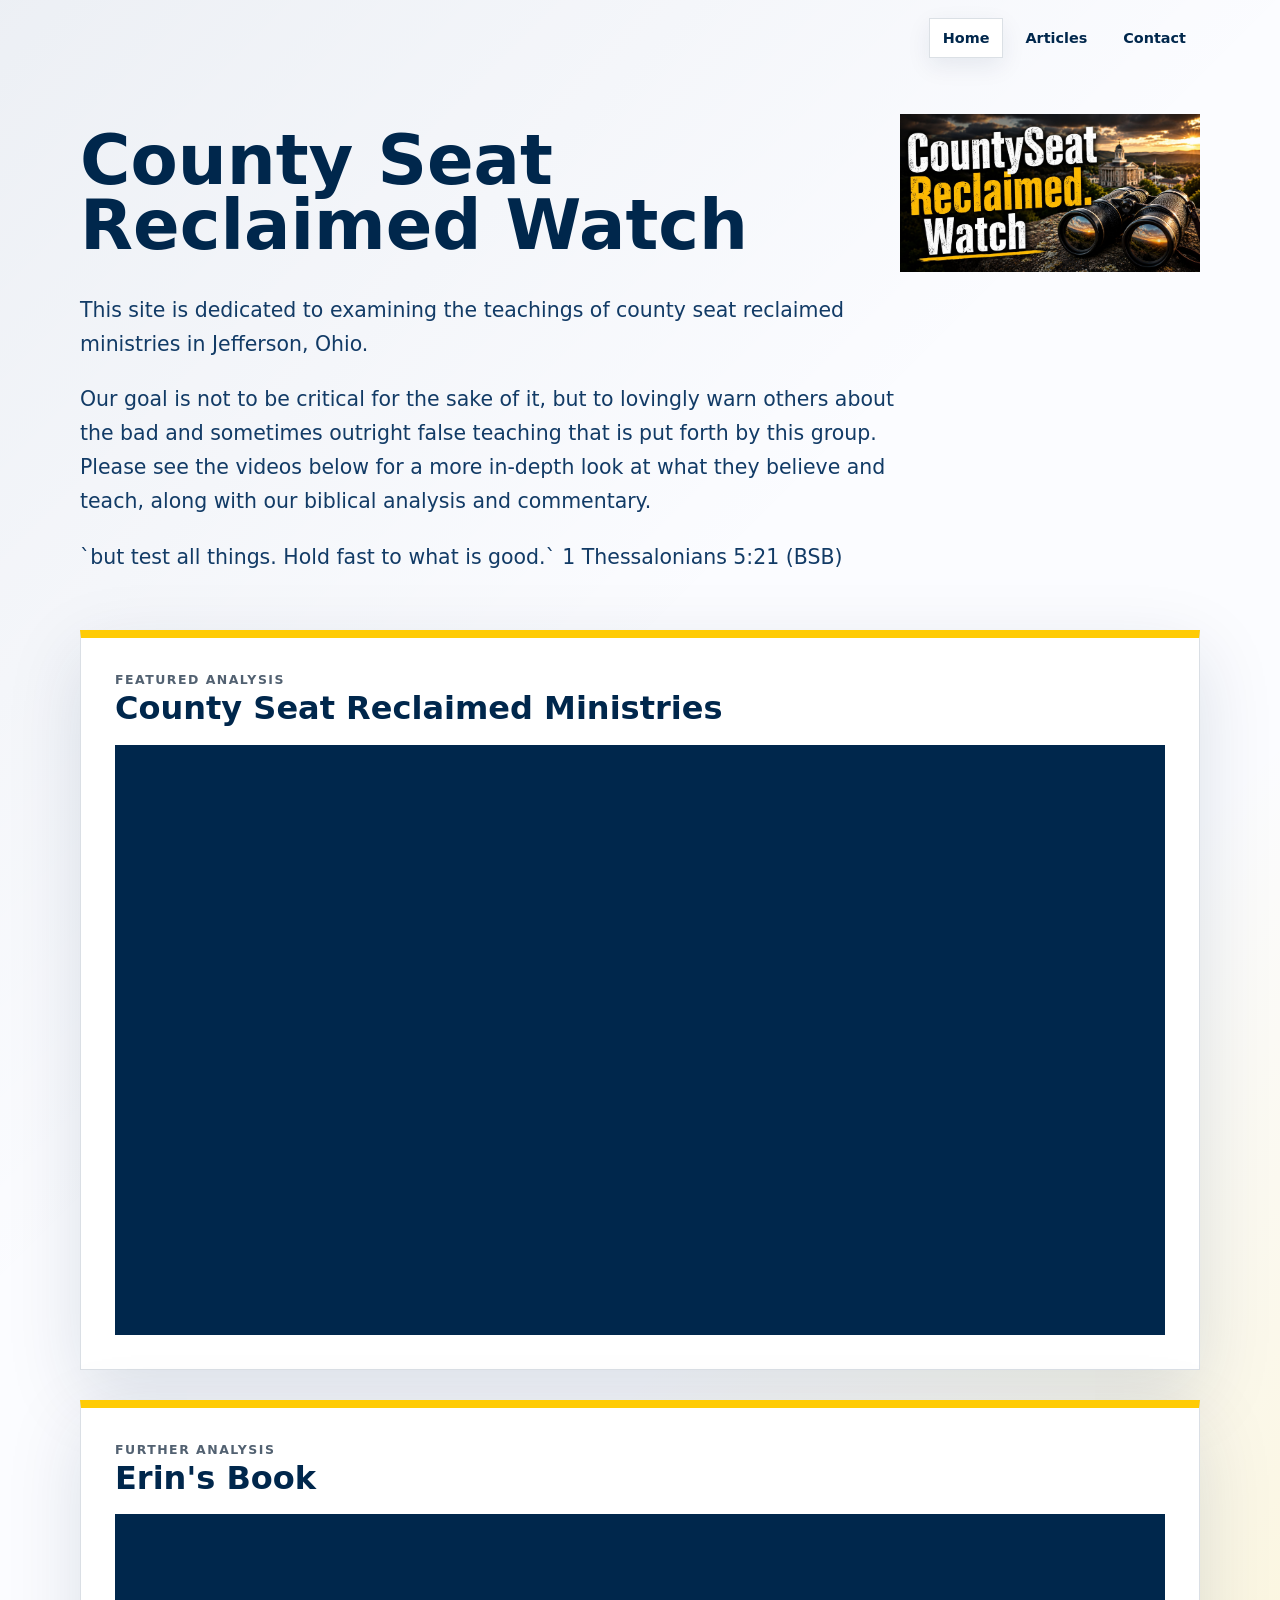
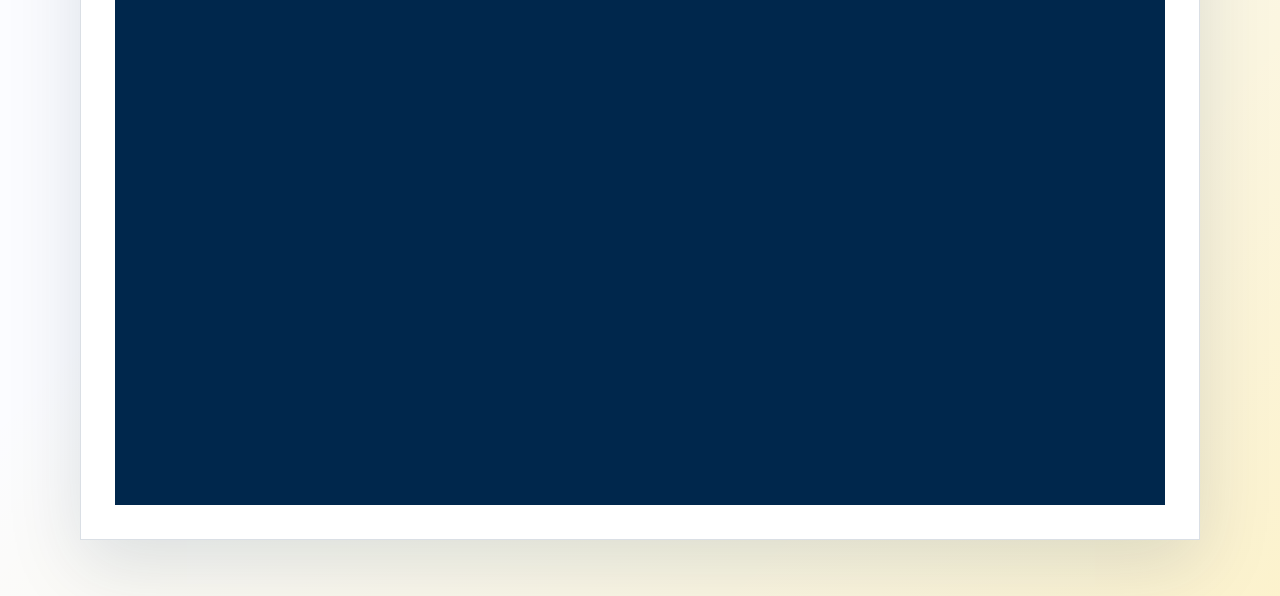
<file: index.html>
<!doctype html>
<html lang="en">

<head>
  <meta charset="utf-8">
  <meta name="viewport" content="width=device-width, initial-scale=1">
  <meta name="description"
    content="County Seat Reclaimed Watch examines the teachings of County Seat Reclaimed Ministries in Jefferson, Ohio.">
  <meta property="og:site_name" content="County Seat Reclaimed Watch">
  <meta property="og:title" content="County Seat Reclaimed Watch">
  <meta property="og:description"
    content="County Seat Reclaimed Watch examines the teachings of County Seat Reclaimed Ministries in Jefferson, Ohio.">
  <meta property="og:type" content="website">
  <meta property="og:url" content="https://countyseatreclaimed.watch/">
  <meta property="og:image" content="https://countyseatreclaimed.watch/Logo.jpg">
  <meta property="og:image:alt" content="County Seat Reclaimed Watch logo">
  <meta property="og:image:width" content="1729">
  <meta property="og:image:height" content="910">
  <link rel="canonical" href="https://countyseatreclaimed.watch/">
  <meta name="twitter:card" content="summary_large_image">
  <meta name="twitter:title" content="County Seat Reclaimed Watch">
  <meta name="twitter:description"
    content="County Seat Reclaimed Watch examines the teachings of County Seat Reclaimed Ministries in Jefferson, Ohio.">
  <meta name="twitter:image" content="https://countyseatreclaimed.watch/Logo.jpg">
  <title>County Seat Reclaimed Watch</title>
  <link rel="apple-touch-icon" sizes="180x180" href="/apple-touch-icon.png">
  <link rel="icon" type="image/png" sizes="32x32" href="/favicon-32x32.png">
  <link rel="icon" type="image/png" sizes="16x16" href="/favicon-16x16.png">
  <link rel="manifest" href="/site.webmanifest">
  <link rel="stylesheet" href="styles.css">
  <script>
    if (window.location.pathname.endsWith("/index.html")) {
      window.history.replaceState(null, "", window.location.pathname.replace(/index\.html$/, ""));
    }
  </script>
  <!-- Cloudflare deployment verification 2026-11-11: no visible site change. -->
</head>

<body>
  <header class="site-header">
    <nav class="site-nav" aria-label="Primary navigation">
      <a href="/" aria-current="page">Home</a>
      <a href="/articles">Articles</a>
      <a href="/contact">Contact</a>
    </nav>
  </header>
  <main class="page">
    <section class="hero" aria-labelledby="site-title">
      <div class="title-row">
        <h1 id="site-title">County Seat Reclaimed Watch</h1>
        <img class="site-logo" src="Logo.jpg" alt="County Seat Reclaimed Watch logo">
      </div>
      <div class="divider">
        <p class="tagline">
          This site is dedicated to examining the teachings of county seat
          reclaimed ministries in Jefferson, Ohio.
        </p>
      </div>

        <div class="divider">
        <p class="tagline">Our goal is not to be critical for the sake of it, 
          but to lovingly warn others about the bad and sometimes outright false 
          teaching that is put forth by
          this group. Please see the videos below for a more in-depth look at
          what they believe and teach, along with our biblical analysis and
          commentary.
        </p>
      </div>
      <div class="divider">
        <p class="tagline">`but test all things. Hold fast to what is good.` 1 Thessalonians 5:21 (BSB)
        </p>
      </div>
    </section>

    <section class="video-section" aria-labelledby="video-title">
      <div class="section-heading">
        <p>Featured Analysis</p>
        <h2 id="video-title">County Seat Reclaimed Ministries</h2>
      </div>
      <div class="video-frame">
        <iframe src="https://www.youtube.com/embed/videoseries?list=PLrX3747NqiL2zkCWtjh9EYu5Aycf4-Gbd"
          title="County Seat Reclaimed Watch playlist"
          allow="accelerometer; autoplay; clipboard-write; encrypted-media; gyroscope; picture-in-picture; web-share"
          referrerpolicy="strict-origin-when-cross-origin" allowfullscreen></iframe>
      </div>
    </section>

    <section class="video-section" aria-labelledby="erins-book-title">
      <div class="section-heading">
        <p>Further Analysis</p>
        <h2 id="erins-book-title">Erin's Book</h2>
      </div>
      <div class="video-frame">
        <iframe src="https://www.youtube.com/embed/videoseries?list=PLP8U4q2aOxiw"
          title="Erin's Book playlist" loading="lazy"
          allow="accelerometer; autoplay; clipboard-write; encrypted-media; gyroscope; picture-in-picture; web-share"
          referrerpolicy="strict-origin-when-cross-origin" allowfullscreen></iframe>
      </div>
    </section>
  </main>
</body>

</html>
</file>
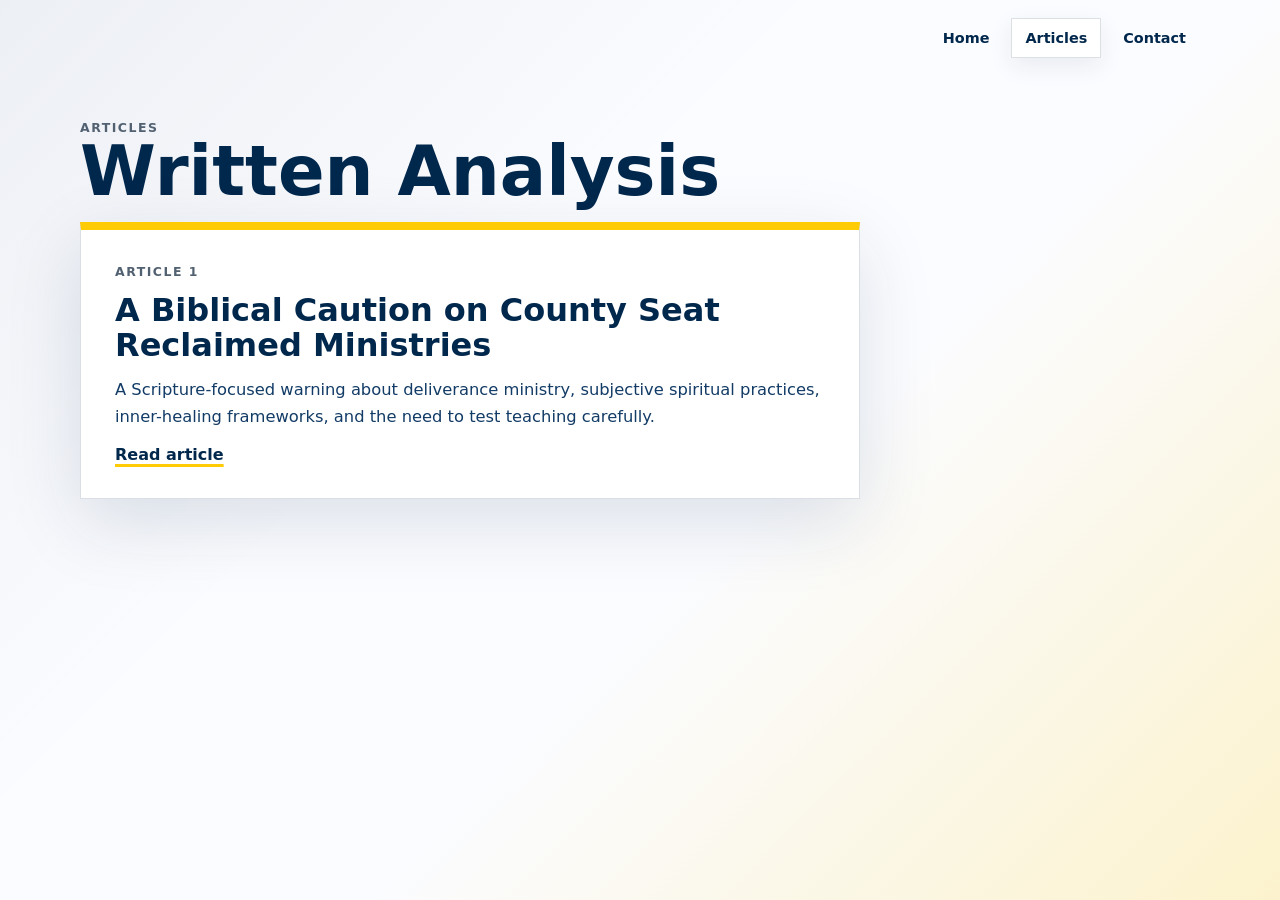
<file: articles.html>
<!doctype html>
<html lang="en">

<head>
  <meta charset="utf-8">
  <meta name="viewport" content="width=device-width, initial-scale=1">
  <meta name="description" content="Articles from County Seat Reclaimed Watch.">
  <meta property="og:site_name" content="County Seat Reclaimed Watch">
  <meta property="og:title" content="Articles | County Seat Reclaimed Watch">
  <meta property="og:description" content="Articles from County Seat Reclaimed Watch.">
  <meta property="og:type" content="website">
  <meta property="og:url" content="https://countyseatreclaimed.watch/articles">
  <meta property="og:image" content="https://countyseatreclaimed.watch/Logo.jpg">
  <meta property="og:image:alt" content="County Seat Reclaimed Watch logo">
  <meta property="og:image:width" content="1729">
  <meta property="og:image:height" content="910">
  <meta name="twitter:card" content="summary_large_image">
  <meta name="twitter:title" content="Articles | County Seat Reclaimed Watch">
  <meta name="twitter:description" content="Articles from County Seat Reclaimed Watch.">
  <meta name="twitter:image" content="https://countyseatreclaimed.watch/Logo.jpg">
  <title>Articles | County Seat Reclaimed Watch</title>
  <link rel="canonical" href="https://countyseatreclaimed.watch/articles" />
  <link rel="apple-touch-icon" sizes="180x180" href="/apple-touch-icon.png">
  <link rel="icon" type="image/png" sizes="32x32" href="/favicon-32x32.png">
  <link rel="icon" type="image/png" sizes="16x16" href="/favicon-16x16.png">
  <link rel="manifest" href="/site.webmanifest">
  <link rel="stylesheet" href="styles.css">
</head>

<body>
  <header class="site-header">
    <nav class="site-nav" aria-label="Primary navigation">
      <a href="/">Home</a>
      <a href="/articles" aria-current="page">Articles</a>
      <a href="/contact">Contact</a>
    </nav>
  </header>
  <main class="page">
    <section class="article-list-hero" aria-labelledby="articles-title">
      <div class="section-heading">
        <p>Articles</p>
        <h1 id="articles-title">Written Analysis</h1>
      </div>
    </section>

    <section class="article-list" aria-label="Article list">
      <article class="article-card">
        <p class="article-number">Article 1</p>
        <h2>A Biblical Caution on County Seat Reclaimed Ministries</h2>
        <p>
          A Scripture-focused warning about deliverance ministry, subjective spiritual practices,
          inner-healing frameworks, and the need to test teaching carefully. 
        </p>
        <a href="/biblical-caution-county-seat-reclaimed">Read article</a>
      </article>
    </section>
  </main>
</body>

</html>
</file>
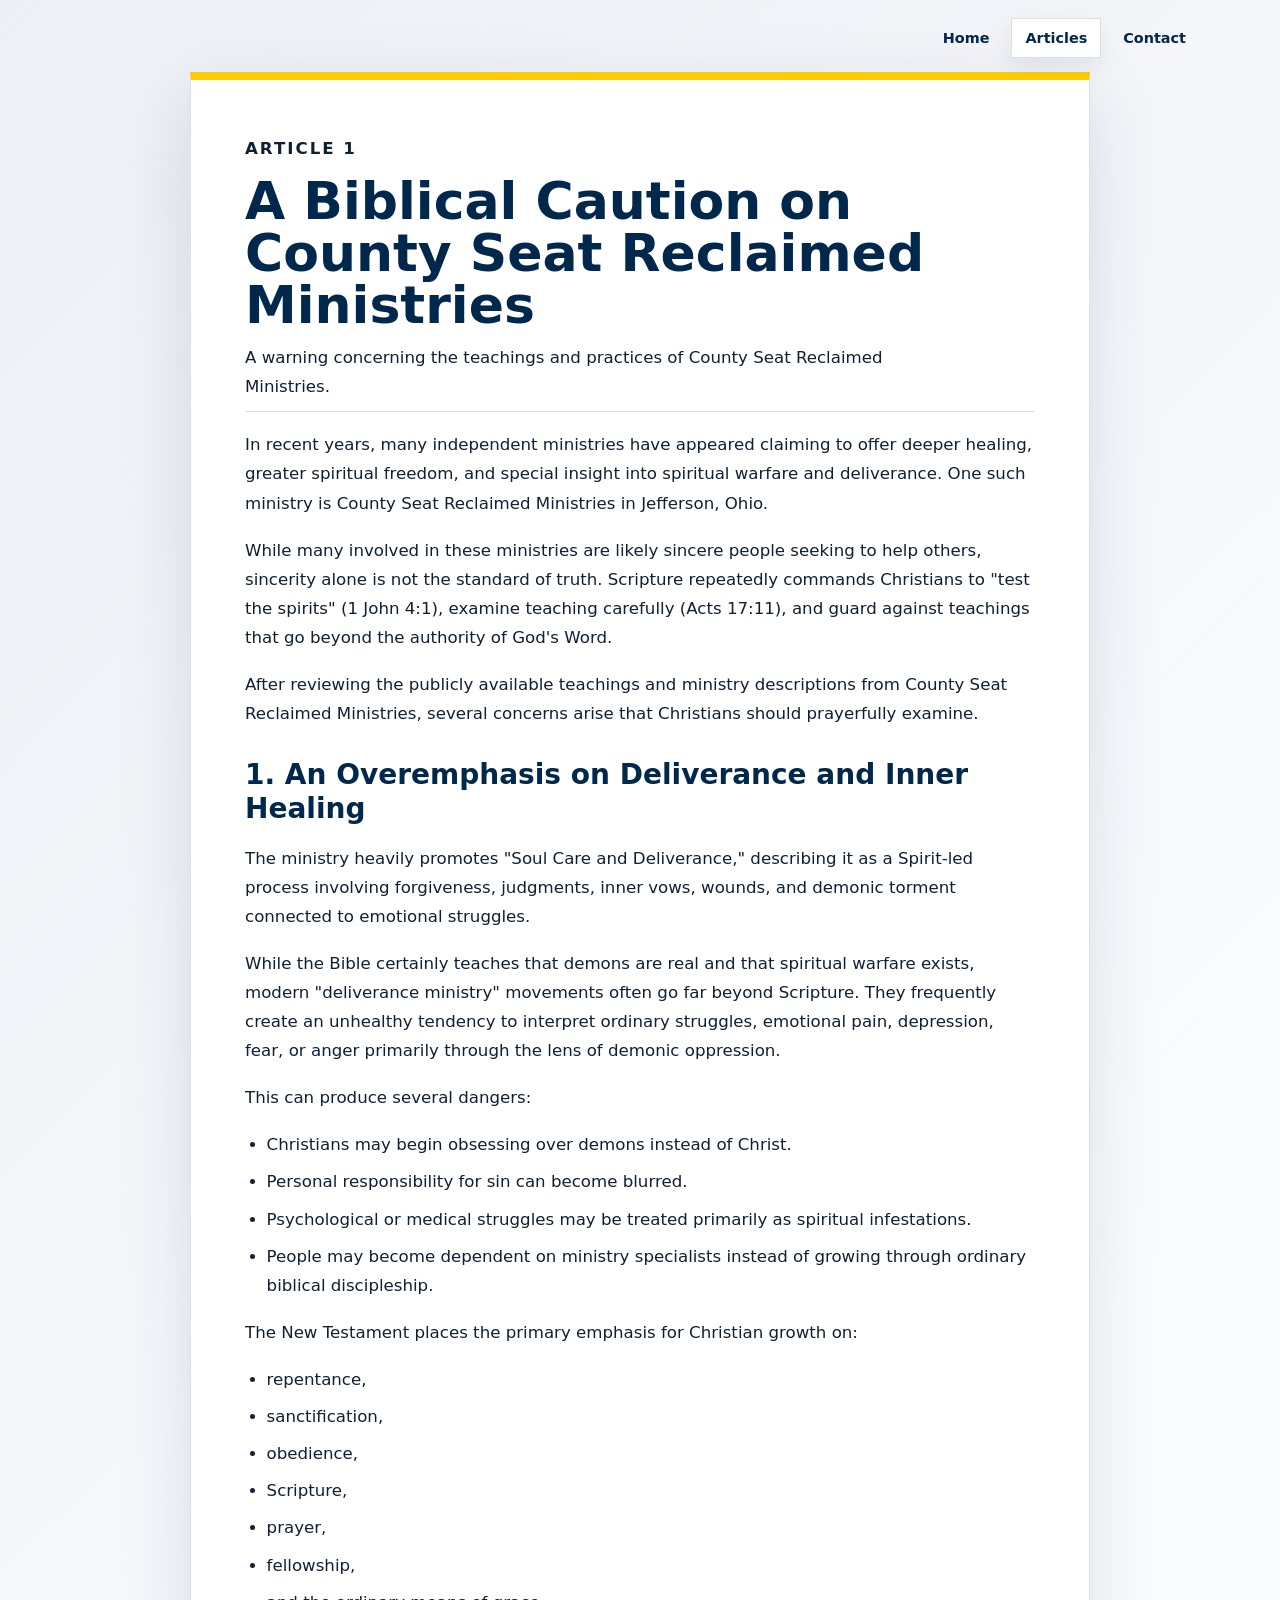
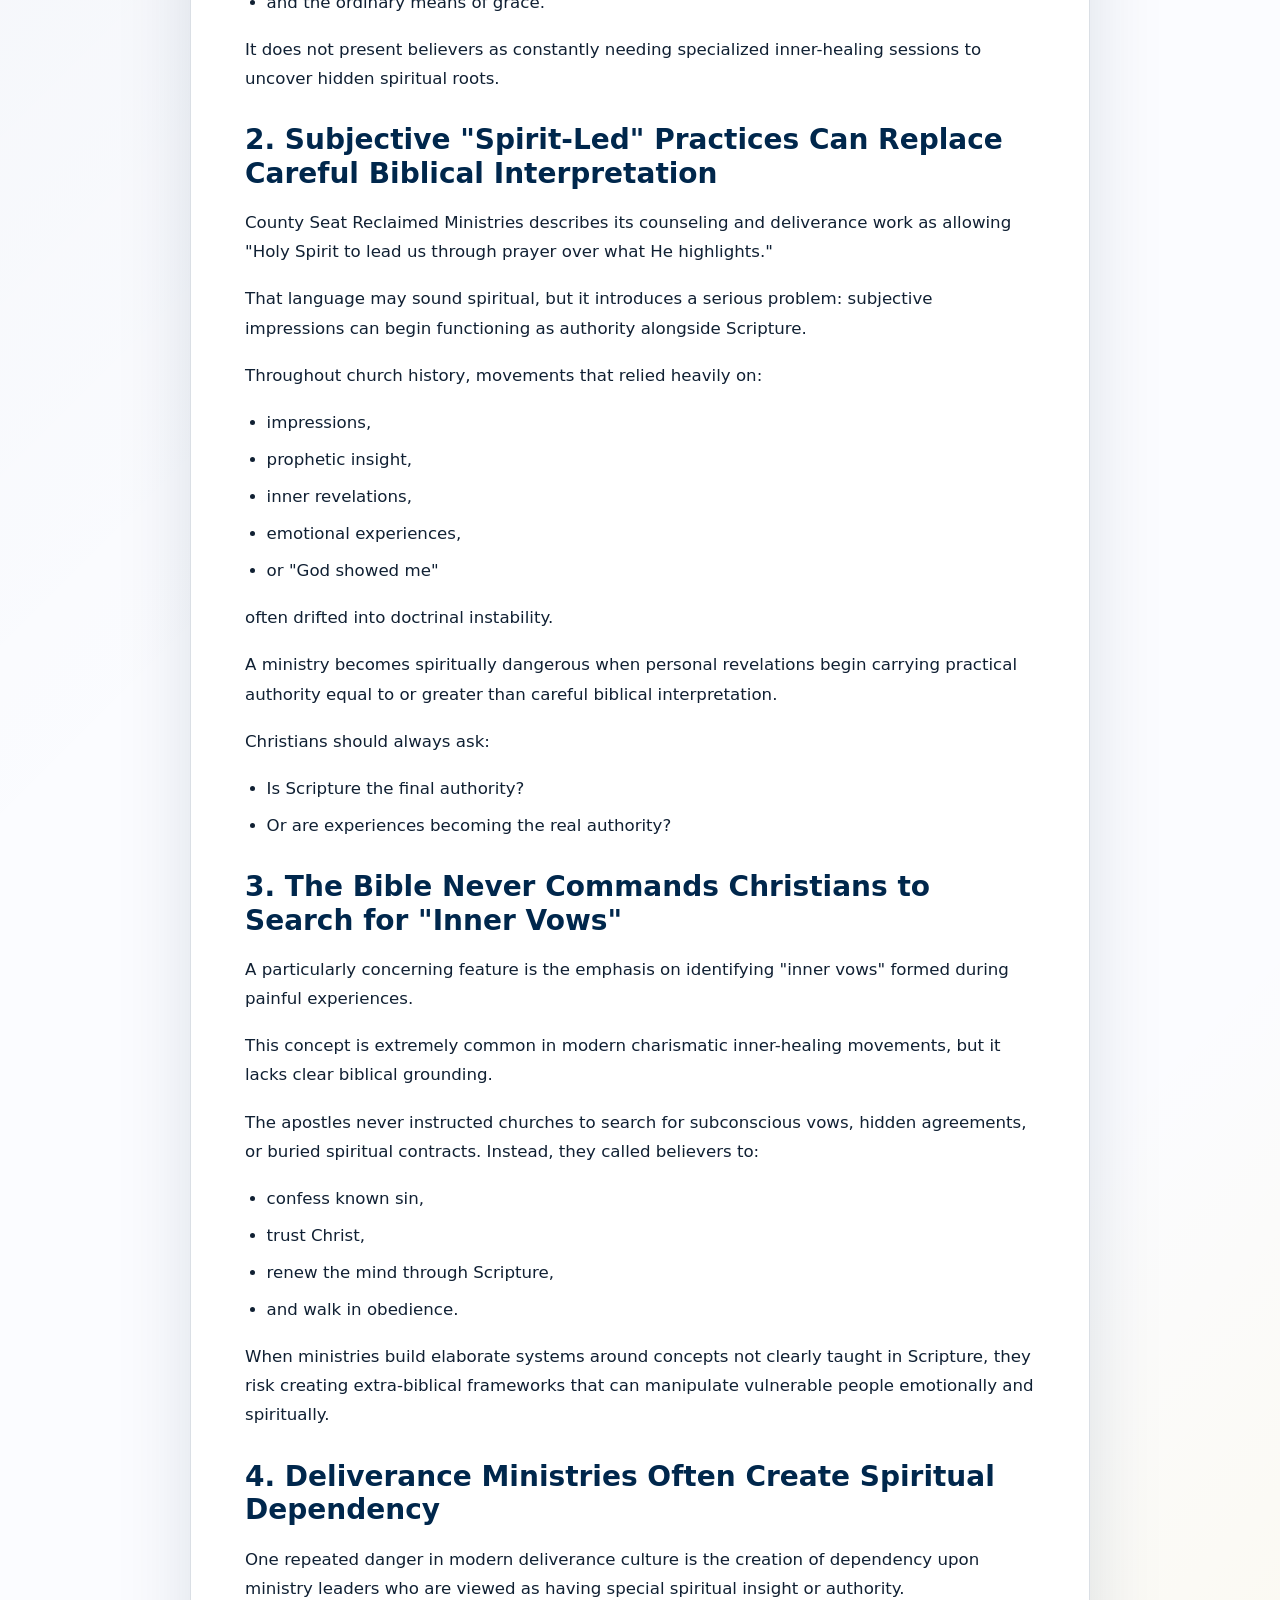
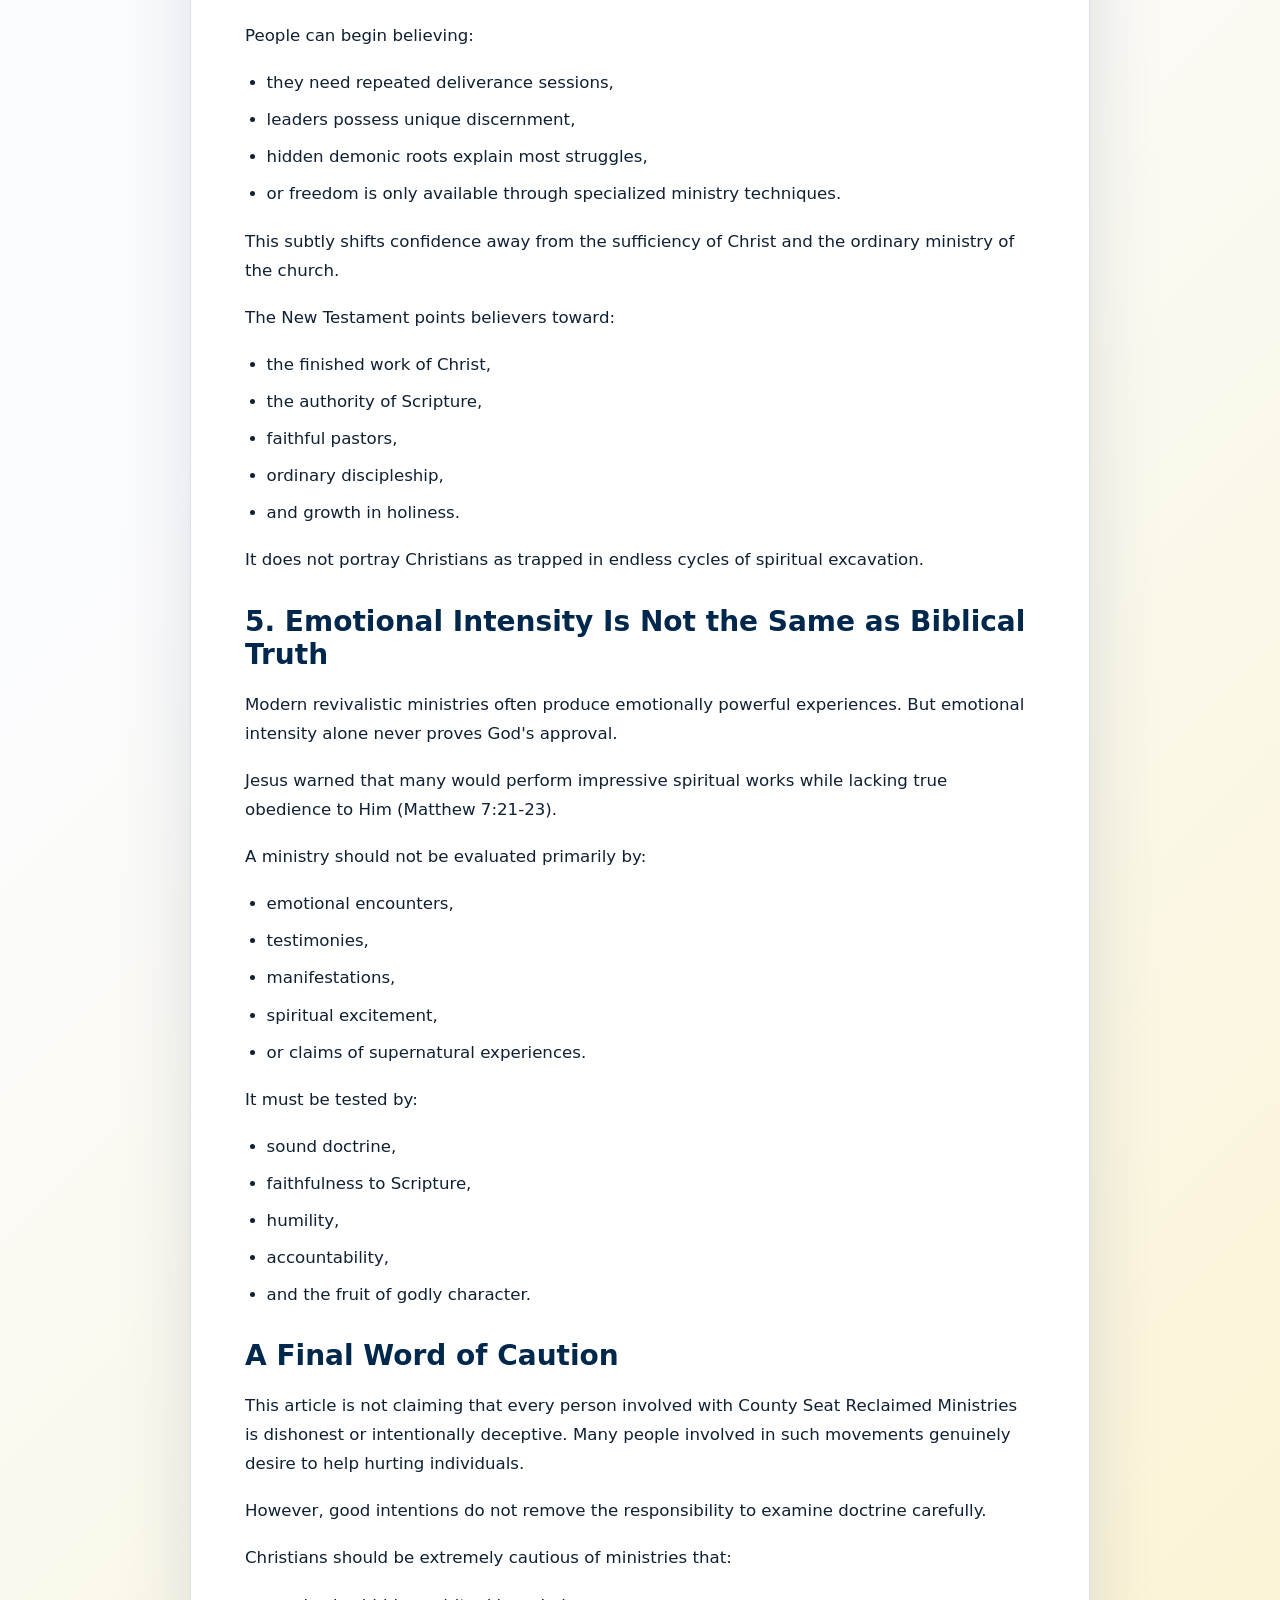
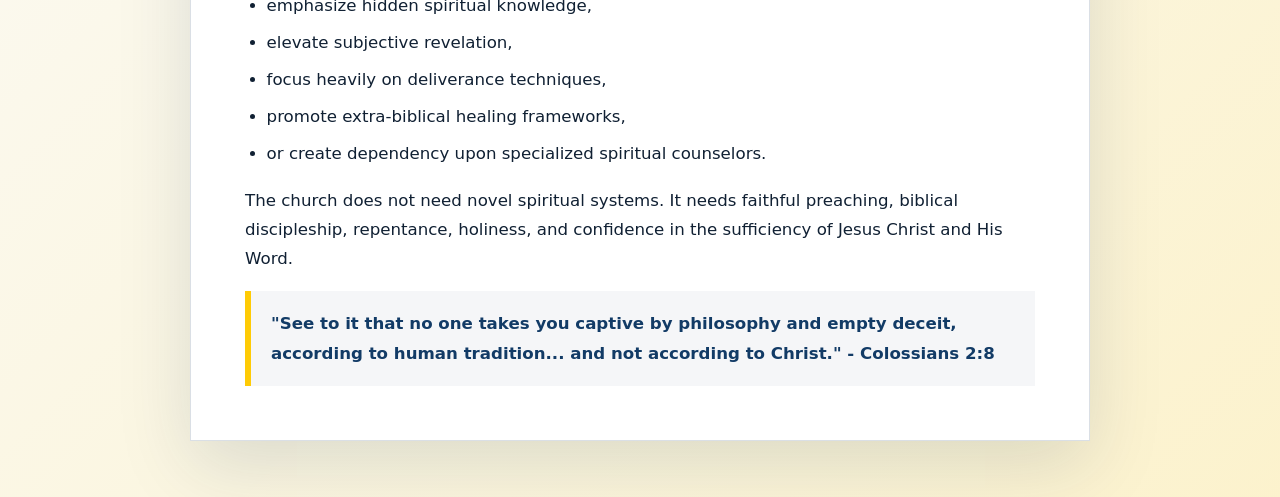
<file: biblical-caution-county-seat-reclaimed.html>
<!doctype html>
<html lang="en">

<head>
  <meta charset="utf-8">
  <meta name="viewport" content="width=device-width, initial-scale=1">
  <meta name="description"
    content="A biblical caution concerning the teachings and practices of County Seat Reclaimed Ministries.">
  <meta property="og:site_name" content="County Seat Reclaimed Watch">
  <meta property="og:title" content="A Biblical Caution on County Seat Reclaimed Ministries">
  <meta property="og:description"
    content="A biblical caution concerning the teachings and practices of County Seat Reclaimed Ministries.">
  <meta property="og:type" content="article">
  <meta property="og:url" content="https://countyseatreclaimed.watch/biblical-caution-county-seat-reclaimed">
  <meta property="og:image" content="https://countyseatreclaimed.watch/Logo.jpg">
  <meta property="og:image:alt" content="County Seat Reclaimed Watch logo">
  <meta property="og:image:width" content="1729">
  <meta property="og:image:height" content="910">
  <meta name="twitter:card" content="summary_large_image">
  <meta name="twitter:title" content="A Biblical Caution on County Seat Reclaimed Ministries">
  <meta name="twitter:description"
    content="A biblical caution concerning the teachings and practices of County Seat Reclaimed Ministries.">
  <meta name="twitter:image" content="https://countyseatreclaimed.watch/Logo.jpg">
  <title>A Biblical Caution on County Seat Reclaimed Ministries | County Seat Reclaimed Watch</title>
  <link rel="canonical" href="https://countyseatreclaimed.watch/biblical-caution-county-seat-reclaimed" />
  <link rel="apple-touch-icon" sizes="180x180" href="/apple-touch-icon.png">
  <link rel="icon" type="image/png" sizes="32x32" href="/favicon-32x32.png">
  <link rel="icon" type="image/png" sizes="16x16" href="/favicon-16x16.png">
  <link rel="manifest" href="/site.webmanifest">
  <link rel="stylesheet" href="styles.css">
</head>

<body>
  <header class="site-header">
    <nav class="site-nav" aria-label="Primary navigation">
      <a href="/">Home</a>
      <a href="/articles" aria-current="page">Articles</a>
      <a href="/contact">Contact</a>
    </nav>
  </header>
  <main class="page article-page">
    <article class="article-body">
      <header class="article-header">
        <p class="article-number">Article 1</p>
        <h1>A Biblical Caution on County Seat Reclaimed Ministries</h1>
        <p class="article-deck">
          A warning concerning the teachings and practices of County Seat Reclaimed Ministries.
        </p>
      </header>

      <p>
        In recent years, many independent ministries have appeared claiming to offer deeper healing,
        greater spiritual freedom, and special insight into spiritual warfare and deliverance. One
        such ministry is County Seat Reclaimed Ministries in Jefferson, Ohio.
      </p>
      <p>
        While many involved in these ministries are likely sincere people seeking to help others,
        sincerity alone is not the standard of truth. Scripture repeatedly commands Christians to
        "test the spirits" (1 John 4:1), examine teaching carefully (Acts 17:11), and guard against
        teachings that go beyond the authority of God's Word.
      </p>
      <p>
        After reviewing the publicly available teachings and ministry descriptions from County Seat
        Reclaimed Ministries, several concerns arise that Christians should prayerfully examine.
      </p>

      <h2>1. An Overemphasis on Deliverance and Inner Healing</h2>
      <p>
        The ministry heavily promotes "Soul Care and Deliverance," describing it as a Spirit-led
        process involving forgiveness, judgments, inner vows, wounds, and demonic torment connected
        to emotional struggles.
      </p>
      <p>
        While the Bible certainly teaches that demons are real and that spiritual warfare exists,
        modern "deliverance ministry" movements often go far beyond Scripture. They frequently create
        an unhealthy tendency to interpret ordinary struggles, emotional pain, depression, fear, or
        anger primarily through the lens of demonic oppression.
      </p>
      <p>This can produce several dangers:</p>
      <ul>
        <li>Christians may begin obsessing over demons instead of Christ.</li>
        <li>Personal responsibility for sin can become blurred.</li>
        <li>Psychological or medical struggles may be treated primarily as spiritual infestations.</li>
        <li>People may become dependent on ministry specialists instead of growing through ordinary biblical discipleship.</li>
      </ul>
      <p>The New Testament places the primary emphasis for Christian growth on:</p>
      <ul>
        <li>repentance,</li>
        <li>sanctification,</li>
        <li>obedience,</li>
        <li>Scripture,</li>
        <li>prayer,</li>
        <li>fellowship,</li>
        <li>and the ordinary means of grace.</li>
      </ul>
      <p>
        It does not present believers as constantly needing specialized inner-healing sessions to
        uncover hidden spiritual roots.
      </p>

      <h2>2. Subjective "Spirit-Led" Practices Can Replace Careful Biblical Interpretation</h2>
      <p>
        County Seat Reclaimed Ministries describes its counseling and deliverance work as allowing
        "Holy Spirit to lead us through prayer over what He highlights."
      </p>
      <p>
        That language may sound spiritual, but it introduces a serious problem: subjective impressions
        can begin functioning as authority alongside Scripture.
      </p>
      <p>Throughout church history, movements that relied heavily on:</p>
      <ul>
        <li>impressions,</li>
        <li>prophetic insight,</li>
        <li>inner revelations,</li>
        <li>emotional experiences,</li>
        <li>or "God showed me"</li>
      </ul>
      <p>often drifted into doctrinal instability.</p>
      <p>
        A ministry becomes spiritually dangerous when personal revelations begin carrying practical
        authority equal to or greater than careful biblical interpretation.
      </p>
      <p>Christians should always ask:</p>
      <ul>
        <li>Is Scripture the final authority?</li>
        <li>Or are experiences becoming the real authority?</li>
      </ul>

      <h2>3. The Bible Never Commands Christians to Search for "Inner Vows"</h2>
      <p>
        A particularly concerning feature is the emphasis on identifying "inner vows" formed during
        painful experiences.
      </p>
      <p>
        This concept is extremely common in modern charismatic inner-healing movements, but it lacks
        clear biblical grounding.
      </p>
      <p>
        The apostles never instructed churches to search for subconscious vows, hidden agreements, or
        buried spiritual contracts. Instead, they called believers to:
      </p>
      <ul>
        <li>confess known sin,</li>
        <li>trust Christ,</li>
        <li>renew the mind through Scripture,</li>
        <li>and walk in obedience.</li>
      </ul>
      <p>
        When ministries build elaborate systems around concepts not clearly taught in Scripture, they
        risk creating extra-biblical frameworks that can manipulate vulnerable people emotionally and
        spiritually.
      </p>

      <h2>4. Deliverance Ministries Often Create Spiritual Dependency</h2>
      <p>
        One repeated danger in modern deliverance culture is the creation of dependency upon ministry
        leaders who are viewed as having special spiritual insight or authority.
      </p>
      <p>People can begin believing:</p>
      <ul>
        <li>they need repeated deliverance sessions,</li>
        <li>leaders possess unique discernment,</li>
        <li>hidden demonic roots explain most struggles,</li>
        <li>or freedom is only available through specialized ministry techniques.</li>
      </ul>
      <p>
        This subtly shifts confidence away from the sufficiency of Christ and the ordinary ministry
        of the church.
      </p>
      <p>The New Testament points believers toward:</p>
      <ul>
        <li>the finished work of Christ,</li>
        <li>the authority of Scripture,</li>
        <li>faithful pastors,</li>
        <li>ordinary discipleship,</li>
        <li>and growth in holiness.</li>
      </ul>
      <p>It does not portray Christians as trapped in endless cycles of spiritual excavation.</p>

      <h2>5. Emotional Intensity Is Not the Same as Biblical Truth</h2>
      <p>
        Modern revivalistic ministries often produce emotionally powerful experiences. But emotional
        intensity alone never proves God's approval.
      </p>
      <p>
        Jesus warned that many would perform impressive spiritual works while lacking true obedience
        to Him (Matthew 7:21-23).
      </p>
      <p>A ministry should not be evaluated primarily by:</p>
      <ul>
        <li>emotional encounters,</li>
        <li>testimonies,</li>
        <li>manifestations,</li>
        <li>spiritual excitement,</li>
        <li>or claims of supernatural experiences.</li>
      </ul>
      <p>It must be tested by:</p>
      <ul>
        <li>sound doctrine,</li>
        <li>faithfulness to Scripture,</li>
        <li>humility,</li>
        <li>accountability,</li>
        <li>and the fruit of godly character.</li>
      </ul>

      <h2>A Final Word of Caution</h2>
      <p>
        This article is not claiming that every person involved with County Seat Reclaimed Ministries
        is dishonest or intentionally deceptive. Many people involved in such movements genuinely
        desire to help hurting individuals.
      </p>
      <p>
        However, good intentions do not remove the responsibility to examine doctrine carefully.
      </p>
      <p>Christians should be extremely cautious of ministries that:</p>
      <ul>
        <li>emphasize hidden spiritual knowledge,</li>
        <li>elevate subjective revelation,</li>
        <li>focus heavily on deliverance techniques,</li>
        <li>promote extra-biblical healing frameworks,</li>
        <li>or create dependency upon specialized spiritual counselors.</li>
      </ul>
      <p>
        The church does not need novel spiritual systems. It needs faithful preaching, biblical
        discipleship, repentance, holiness, and confidence in the sufficiency of Jesus Christ and His
        Word.
      </p>
      <blockquote>
        "See to it that no one takes you captive by philosophy and empty deceit, according to human
        tradition... and not according to Christ." - Colossians 2:8
      </blockquote>
    </article>
  </main>
</body>

</html>
</file>
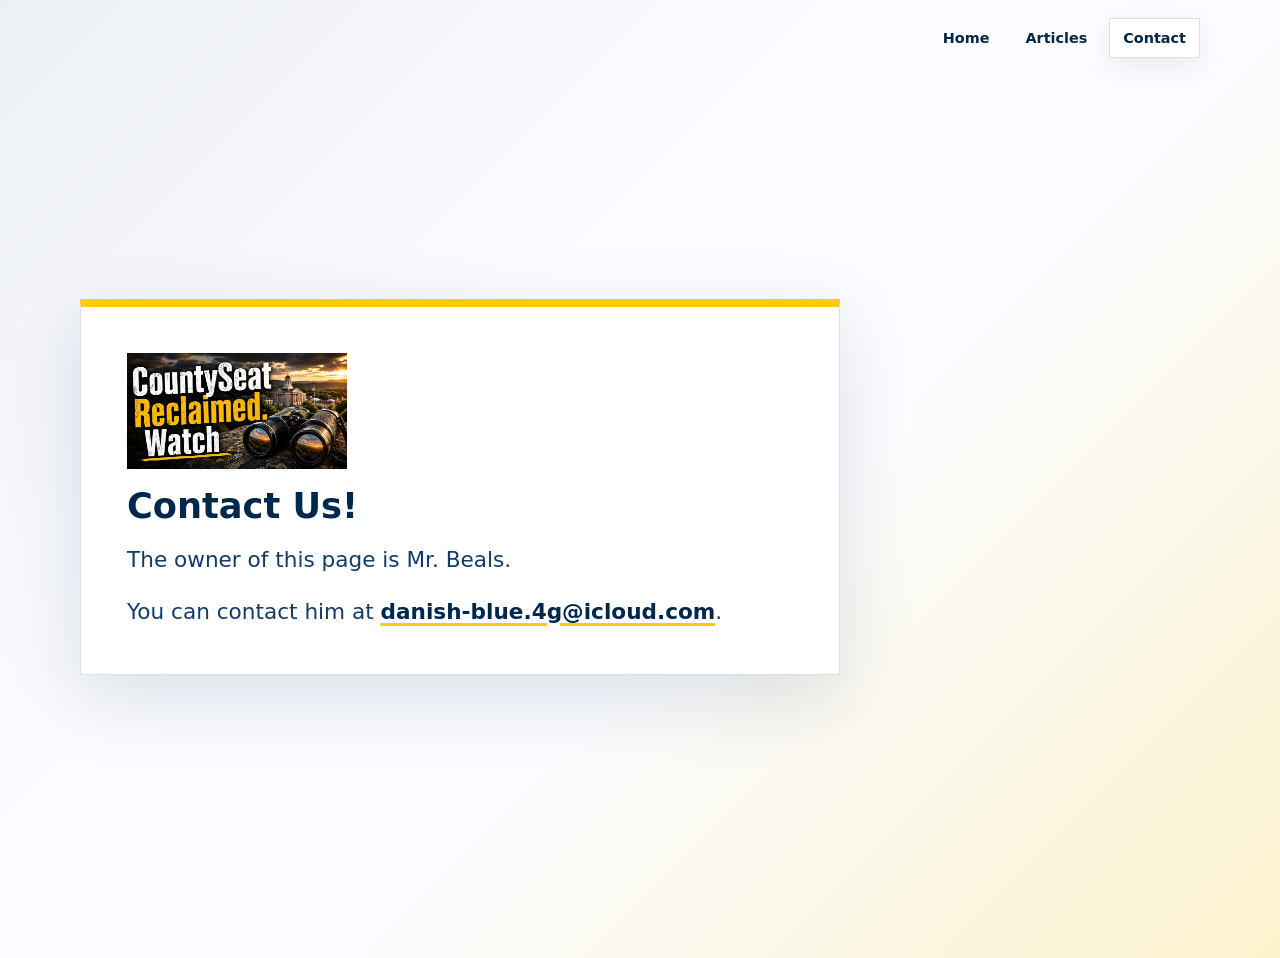
<file: contact.html>
<!doctype html>
<html lang="en">
  <head>
    <meta charset="utf-8">
    <meta name="viewport" content="width=device-width, initial-scale=1">
    <meta name="description" content="Contact County Seat Reclaimed Watch.">
    <meta property="og:site_name" content="County Seat Reclaimed Watch">
    <meta property="og:title" content="Contact Us | County Seat Reclaimed Watch">
    <meta property="og:description" content="Contact County Seat Reclaimed Watch.">
    <meta property="og:type" content="website">
    <meta property="og:url" content="https://countyseatreclaimed.watch/contact">
    <meta property="og:image" content="https://countyseatreclaimed.watch/Logo.jpg">
    <meta property="og:image:alt" content="County Seat Reclaimed Watch logo">
    <meta property="og:image:width" content="1729">
    <meta property="og:image:height" content="910">
    <meta name="twitter:card" content="summary_large_image">
    <meta name="twitter:title" content="Contact Us | County Seat Reclaimed Watch">
    <meta name="twitter:description" content="Contact County Seat Reclaimed Watch.">
    <meta name="twitter:image" content="https://countyseatreclaimed.watch/Logo.jpg">
    <title>Contact Us | County Seat Reclaimed Watch</title>
  <link rel="canonical" href="https://countyseatreclaimed.watch/contact" />
    <link rel="apple-touch-icon" sizes="180x180" href="/apple-touch-icon.png">
    <link rel="icon" type="image/png" sizes="32x32" href="/favicon-32x32.png">
    <link rel="icon" type="image/png" sizes="16x16" href="/favicon-16x16.png">
    <link rel="manifest" href="/site.webmanifest">
    <link rel="stylesheet" href="styles.css">
  </head>
  <body>
    <header class="site-header">
      <nav class="site-nav" aria-label="Primary navigation">
        <a href="/">Home</a>
        <a href="/articles">Articles</a>
        <a href="/contact" aria-current="page">Contact</a>
      </nav>
    </header>
    <main class="page contact-page">
      <section class="contact-panel" aria-labelledby="contact-title">
        <div class="title-row contact-title-row">
          <img class="site-logo contact-logo" src="Logo.jpg" alt="County Seat Reclaimed Watch logo">
        </div>
        <h1 id="contact-title">Contact Us!</h1>
        <p>
          The owner of this page is Mr. Beals.</p> <p> You can contact him at <a href="mailto:danish-blue.4g@icloud.com">danish-blue.4g@icloud.com</a>.
        </p>
      </section>
    </main>
  </body>
</html>
</file>
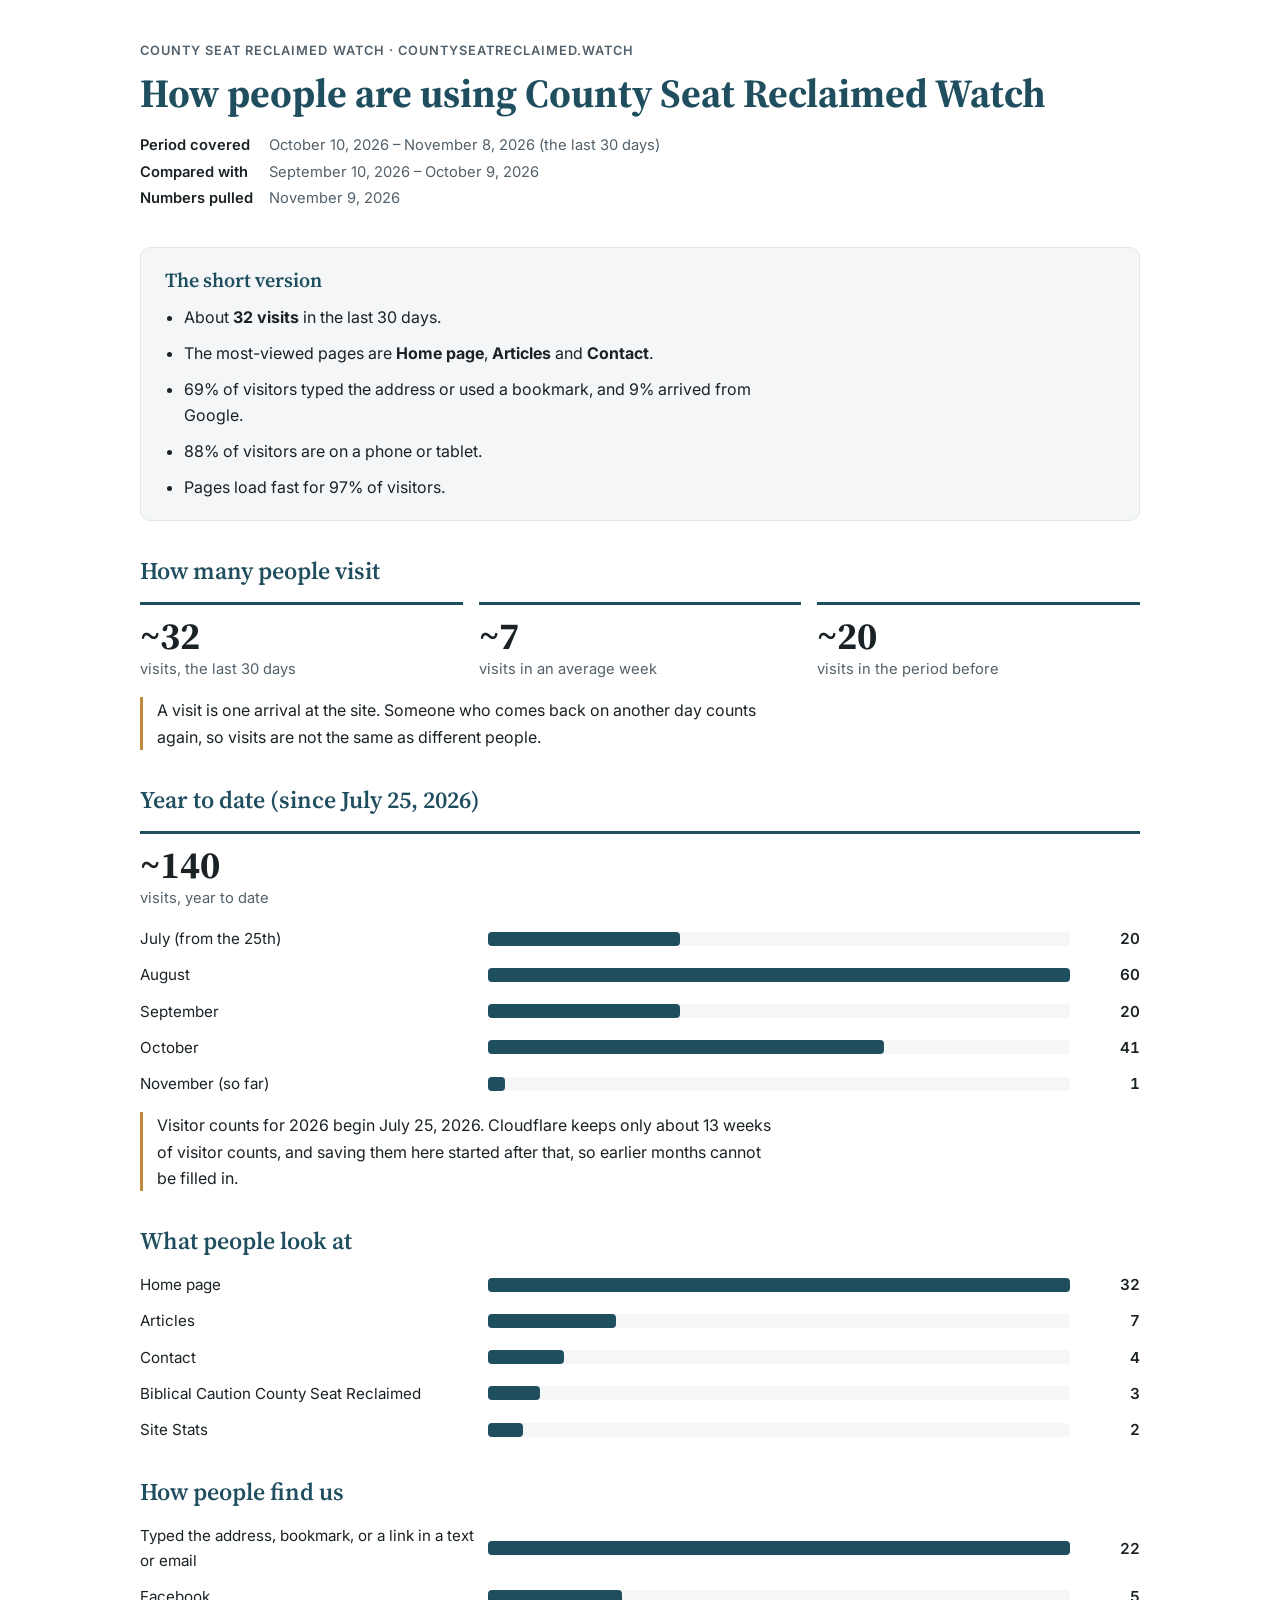
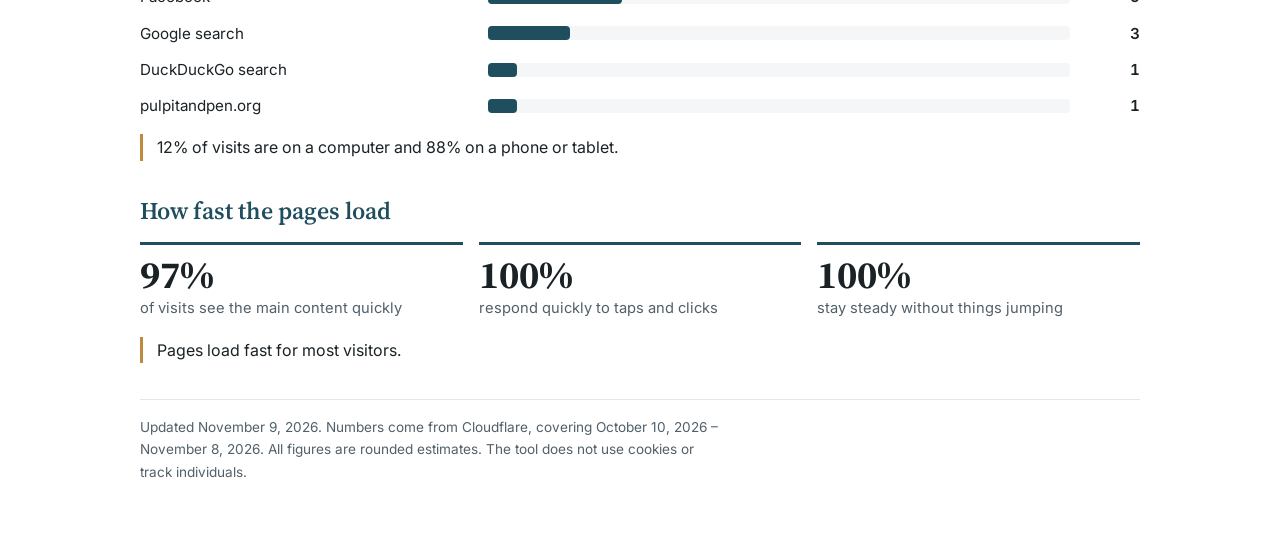
<file: site-stats.html>
<!doctype html>
<html lang="en">
<head>
<meta charset="utf-8">
<meta name="viewport" content="width=device-width, initial-scale=1">
<meta name="robots" content="noindex">
<title>County Seat Reclaimed Watch Website Report</title>
<link rel="preconnect" href="https://fonts.googleapis.com">
<link rel="preconnect" href="https://fonts.gstatic.com" crossorigin>
<link rel="stylesheet" href="https://fonts.googleapis.com/css2?family=Inter:wght@400;500;600;700&family=Source+Serif+4:wght@500;600;700&display=swap">
<style>
  /* Layout: one reading column, short sections, each ending in a "so what" line. Colors and fonts follow the church site (laruebaptist.org). */
  :root {
    --brand: #1f4e5f;
    --accent: #c08a3e;
    --bg: #ffffff;
    --bg-soft: #f4f6f7;
    --text: #1a2226;
    --text-soft: #51606a;
    --border: #e2e8eb;
    --bar-main: #1f4e5f;
    --bar-other: #b7c4ca;
    --font: "Inter", system-ui, -apple-system, "Segoe UI", Roboto, sans-serif;
    --serif: "Source Serif 4", Georgia, "Times New Roman", serif;
  }
  @media (prefers-color-scheme: dark) {
    :root:not([data-theme="light"]) {
      --brand: #7fb5c5;
      --accent: #d9a85c;
      --bg: #0f1517;
      --bg-soft: #161e21;
      --text: #e8edef;
      --text-soft: #9fb0b8;
      --border: #2a363b;
      --bar-main: #6fa9ba;
      --bar-other: #3b4a50;
      color-scheme: dark;
    }
  }
  :root[data-theme="dark"] {
    --brand: #7fb5c5;
    --accent: #d9a85c;
    --bg: #0f1517;
    --bg-soft: #161e21;
    --text: #e8edef;
    --text-soft: #9fb0b8;
    --border: #2a363b;
    --bar-main: #6fa9ba;
    --bar-other: #3b4a50;
    color-scheme: dark;
  }

  body {
    background: var(--bg);
    color: var(--text);
    font-family: var(--font);
    font-size: 16px;
    line-height: 1.65;
    padding-block: 2rem 4rem;
    padding-left: max(16px, env(safe-area-inset-left, 0px));
    padding-right: max(16px, env(safe-area-inset-right, 0px));
    -webkit-font-smoothing: antialiased;
  }
  .page { max-width: 1000px; margin: 0 auto; display: flex; flex-direction: column; gap: 2.25rem; }
  h1, h2 { font-family: var(--serif); color: var(--brand); text-wrap: balance; margin: 0; line-height: 1.2; }
  h1 { font-size: clamp(1.9rem, 5vw, 2.5rem); font-weight: 700; }
  h2 { font-size: 1.5rem; font-weight: 600; }
  p { margin: 0; max-width: 65ch; }
  .eyebrow { font-size: 0.8rem; font-weight: 600; letter-spacing: 0.08em; text-transform: uppercase; color: var(--text-soft); margin-bottom: 0.5rem; }
  section { display: flex; flex-direction: column; gap: 1rem; }

  dl.period { display: grid; grid-template-columns: max-content 1fr; gap: 0.15rem 1rem; margin: 1rem 0 0; font-size: 0.92rem; }
  dl.period dt { font-weight: 600; }
  dl.period dd { margin: 0; color: var(--text-soft); }

  .summary { background: var(--bg-soft); border: 1px solid var(--border); border-radius: 10px; padding: 1.25rem 1.5rem; }
  .summary h2 { font-size: 1.25rem; margin-bottom: 0.75rem; }
  .summary ul { margin: 0; padding-left: 1.2rem; display: flex; flex-direction: column; gap: 0.6rem; }
  .summary li { max-width: 62ch; }

  .stats { display: grid; grid-template-columns: repeat(auto-fit, minmax(190px, 1fr)); gap: 1rem; }
  .stat { border-top: 3px solid var(--brand); padding-top: 0.6rem; min-width: 0; }
  .stat .num { font-family: var(--serif); font-size: 2.4rem; font-weight: 700; line-height: 1.1; font-variant-numeric: tabular-nums; }
  .stat .label { color: var(--text-soft); font-size: 0.92rem; }

  .bars { display: flex; flex-direction: column; gap: 0.7rem; margin: 0; padding: 0; list-style: none; }
  .bars li { display: grid; grid-template-columns: minmax(0, 21rem) minmax(0, 1fr) 3.6rem; gap: 0.75rem; align-items: center; font-size: 0.95rem; }
  .bars .name { min-width: 0; overflow-wrap: anywhere; }
  .bars .track { background: var(--bg-soft); border-radius: 4px; height: 14px; }
  /* Bars are drawn with borders, not fills, so they still print when the browser's "Background graphics" option is off. */
  .bars .fill { display: block; box-sizing: border-box; height: 14px; border: 7px solid var(--bar-main); border-radius: 4px; }
  .bars .fill.other { border-color: var(--bar-other); }
  .bars .val { text-align: right; font-variant-numeric: tabular-nums; font-weight: 600; }
  @media (max-width: 640px) {
    .bars li { grid-template-columns: minmax(0, 1fr) 3.4rem; row-gap: 0.25rem; }
    .bars .track { grid-column: 1 / -1; order: 3; }
  }
  @media print {
    @page { size: letter; margin: 0.5in; }
    * { -webkit-print-color-adjust: exact; print-color-adjust: exact; }
    :root, :root[data-theme="dark"], :root:not([data-theme="light"]) {
      --brand: #1f4e5f; --accent: #c08a3e; --bg: #ffffff; --bg-soft: #f4f6f7; --text: #1a2226;
      --text-soft: #51606a; --border: #e2e8eb; --bar-main: #1f4e5f; --bar-other: #b7c4ca;
      color-scheme: light;
    }
    body { padding: 0; font-size: 13px; line-height: 1.5; }
    .page { max-width: none; gap: 1.25rem; }
    h1 { font-size: 2rem; }
    h2 { font-size: 1.3rem; break-after: avoid; }
    section { gap: 0.7rem; }
    .summary { padding: 0.9rem 1.2rem; }
    .stat .num { font-size: 1.9rem; }
    .bars { gap: 0.45rem; }
    .bars li { grid-template-columns: minmax(0, 23rem) minmax(0, 1fr) 3rem; font-size: 0.9rem; }
    .summary, .stats, .bars, .sowhat, .foot { break-inside: avoid; }
    .newpage { break-before: page; }
  }

  .sowhat { border-left: 3px solid var(--accent); padding-left: 0.9rem; max-width: 62ch; }
  .foot { color: var(--text-soft); font-size: 0.85rem; border-top: 1px solid var(--border); padding-top: 1rem; display: flex; flex-direction: column; gap: 0.4rem; }
  ol.next { margin: 0; padding-left: 1.2rem; display: flex; flex-direction: column; gap: 0.7rem; max-width: 62ch; }
</style>
</head>
<body>
<div class="page">
  <header>
    <div class="eyebrow">County Seat Reclaimed Watch · countyseatreclaimed.watch</div>
    <h1>How people are using County Seat Reclaimed Watch</h1>
    <dl class="period">
      <dt>Period covered</dt><dd>October 10, 2026 – November 8, 2026 (the last 30 days)</dd>
      <dt>Compared with</dt><dd>September 10, 2026 – October 9, 2026</dd>
      <dt>Numbers pulled</dt><dd>November 9, 2026</dd>
    </dl>
  </header>

  <div class="summary">
    <h2>The short version</h2>
    <ul>
      <li>About <strong>32 visits</strong> in the last 30 days.</li>
      <li>The most-viewed pages are <strong>Home page</strong>, <strong>Articles</strong> and <strong>Contact</strong>.</li>
      <li>69% of visitors typed the address or used a bookmark, and 9% arrived from Google.</li>
      <li>88% of visitors are on a phone or tablet.</li>
      <li>Pages load fast for 97% of visitors.</li>
    </ul>
  </div>

  <section>
    <h2>How many people visit</h2>
    <div class="stats">
      <div class="stat"><div class="num">~32</div><div class="label">visits, the last 30 days</div></div>
      <div class="stat"><div class="num">~7</div><div class="label">visits in an average week</div></div>
      <div class="stat"><div class="num">~20</div><div class="label">visits in the period before</div></div>
    </div>
    <p class="sowhat">A visit is one arrival at the site. Someone who comes back on another day counts again, so visits are not the same as different people.</p>
  </section>

  <section>
    <h2>Year to date (since July 25, 2026)</h2>
    <div class="stats">
      <div class="stat"><div class="num">~140</div><div class="label">visits, year to date</div></div>
    </div>
    <ul class="bars" aria-label="Visits by month">
      <li><span class="name">July (from the 25th)</span><span class="track"><span class="fill" style="width:33%"></span></span><span class="val">20</span></li>
      <li><span class="name">August</span><span class="track"><span class="fill" style="width:100%"></span></span><span class="val">60</span></li>
      <li><span class="name">September</span><span class="track"><span class="fill" style="width:33%"></span></span><span class="val">20</span></li>
      <li><span class="name">October</span><span class="track"><span class="fill" style="width:68%"></span></span><span class="val">41</span></li>
      <li><span class="name">November (so far)</span><span class="track"><span class="fill" style="width:3%"></span></span><span class="val">1</span></li>
    </ul>
    <p class="sowhat">Visitor counts for 2026 begin July 25, 2026. Cloudflare keeps only about 13 weeks of visitor counts, and saving them here started after that, so earlier months cannot be filled in.</p>
  </section>

  <section>
    <h2>What people look at</h2>
    <ul class="bars" aria-label="Most viewed pages">
      <li><span class="name">Home page</span><span class="track"><span class="fill" style="width:100%"></span></span><span class="val">32</span></li>
      <li><span class="name">Articles</span><span class="track"><span class="fill" style="width:22%"></span></span><span class="val">7</span></li>
      <li><span class="name">Contact</span><span class="track"><span class="fill" style="width:13%"></span></span><span class="val">4</span></li>
      <li><span class="name">Biblical Caution County Seat Reclaimed</span><span class="track"><span class="fill" style="width:9%"></span></span><span class="val">3</span></li>
      <li><span class="name">Site Stats</span><span class="track"><span class="fill" style="width:6%"></span></span><span class="val">2</span></li>
    </ul>

  </section>

  <section class="newpage">
    <h2>How people find us</h2>
    <ul class="bars" aria-label="How visitors arrived">
      <li><span class="name">Typed the address, bookmark, or a link in a text or email</span><span class="track"><span class="fill" style="width:100%"></span></span><span class="val">22</span></li>
      <li><span class="name">Facebook</span><span class="track"><span class="fill" style="width:23%"></span></span><span class="val">5</span></li>
      <li><span class="name">Google search</span><span class="track"><span class="fill" style="width:14%"></span></span><span class="val">3</span></li>
      <li><span class="name">DuckDuckGo search</span><span class="track"><span class="fill" style="width:5%"></span></span><span class="val">1</span></li>
      <li><span class="name">pulpitandpen.org</span><span class="track"><span class="fill" style="width:5%"></span></span><span class="val">1</span></li>
    </ul>
    <p class="sowhat">12% of visits are on a computer and 88% on a phone or tablet.</p>
  </section>

  <section>
    <h2>How fast the pages load</h2>
    <div class="stats">
      <div class="stat"><div class="num">97%</div><div class="label">of visits see the main content quickly</div></div>
      <div class="stat"><div class="num">100%</div><div class="label">respond quickly to taps and clicks</div></div>
      <div class="stat"><div class="num">100%</div><div class="label">stay steady without things jumping</div></div>
    </div>
    <p class="sowhat">Pages load fast for most visitors.</p>
  </section>

  <div class="foot">
    <p>Updated November 9, 2026. Numbers come from Cloudflare, covering October 10, 2026 – November 8, 2026. All figures are rounded estimates. The tool does not use cookies or track individuals.</p>
  </div>
</div>
</body>
</html>
</file>
<file: styles.css>
:root {
  --blue: #00274c;
  --blue-soft: #123b66;
  --maize: #ffcb05;
  --maize-soft: #ffe36f;
  --ink: #102033;
  --paper: #fbfcff;
  --muted: #526171;
  --line: rgba(0, 39, 76, 0.14);
}

* {
  box-sizing: border-box;
}

body {
  margin: 0;
  min-height: 100vh;
  color: var(--ink);
  font-family:
    Inter, ui-sans-serif, system-ui, -apple-system, BlinkMacSystemFont, "Segoe UI",
    sans-serif;
  background:
    linear-gradient(135deg, rgba(0, 39, 76, 0.06), transparent 38%),
    linear-gradient(315deg, rgba(255, 203, 5, 0.2), transparent 42%),
    var(--paper);
}

.site-header {
  width: min(1120px, calc(100% - 32px));
  margin: 0 auto;
  padding: 18px 0 0;
}

.site-nav {
  display: flex;
  align-items: center;
  justify-content: flex-end;
  gap: 8px;
  flex-wrap: wrap;
}

.site-nav a {
  display: inline-flex;
  align-items: center;
  min-height: 40px;
  padding: 8px 13px;
  border: 1px solid transparent;
  color: var(--blue);
  font-size: 0.9rem;
  text-decoration: none;
}

.site-nav a:hover,
.site-nav a[aria-current="page"] {
  border-color: var(--line);
  background: #ffffff;
  box-shadow: 0 8px 24px rgba(0, 39, 76, 0.08);
}

.page {
  width: min(1120px, calc(100% - 32px));
  margin: 0 auto;
  padding: 14px 0 56px;
}

.hero {
  display: grid;
  gap: 22px;
  padding: clamp(18px, 4vw, 42px) 0 clamp(28px, 5vw, 56px);
}

.title-row {
  display: flex;
  align-items: center;
  justify-content: space-between;
  gap: clamp(18px, 4vw, 48px);
}

.site-logo {
  width: min(300px, 28vw);
  flex: 0 0 auto;
  height: auto;
  display: block;
}

.contact-logo {
  width: min(220px, 30vw);
}

h1,
h2,
p,
ul,
blockquote {
  margin: 0;
}

h1 {
  max-width: 920px;
  color: var(--blue);
  font-size: clamp(2.45rem, 8vw, 4.3rem);
  line-height: 0.94;
}

.tagline {
  max-width: 820px;
  color: var(--blue-soft);
  font-size: clamp(1.03rem, 2.2vw, 1.28rem);
  line-height: 1.65;
}

.video-section {
  display: grid;
  gap: 18px;
  padding: clamp(22px, 4vw, 34px);
  background: #ffffff;
  border: 1px solid var(--line);
  border-top: 8px solid var(--maize);
  box-shadow: 0 24px 70px rgba(0, 39, 76, 0.13);
}

.video-section + .video-section {
  margin-top: clamp(18px, 3vw, 30px);
}

.section-heading {
  display: grid;
  gap: 4px;
}

.section-heading p {
  color: var(--muted);
  font-size: 0.78rem;
  font-weight: 800;
  letter-spacing: 0.12em;
  text-transform: uppercase;
}

h2 {
  color: var(--blue);
  font-size: clamp(1.35rem, 3vw, 2rem);
  line-height: 1.1;
}

.video-frame {
  position: relative;
  overflow: hidden;
  width: 100%;
  aspect-ratio: 16 / 9;
  background: var(--blue);
}

.video-frame iframe {
  position: absolute;
  inset: 0;
  width: 100%;
  height: 100%;
  border: 0;
}

a {
  color: var(--blue);
  font-weight: 800;
  text-decoration-color: var(--maize);
  text-decoration-thickness: 3px;
  text-underline-offset: 4px;
}

.article-list-hero {
  padding: clamp(24px, 5vw, 48px) 0 18px;
}

.article-list {
  display: grid;
  gap: 18px;
}

.article-card,
.article-body {
  background: #ffffff;
  border: 1px solid var(--line);
  border-top: 8px solid var(--maize);
  box-shadow: 0 24px 70px rgba(0, 39, 76, 0.13);
}

.article-card {
  display: grid;
  gap: 14px;
  max-width: 780px;
  padding: clamp(22px, 4vw, 34px);
}

.article-card p:not(.article-number) {
  color: var(--blue-soft);
  font-size: 1.02rem;
  line-height: 1.65;
}

.article-number {
  color: var(--muted);
  font-size: 0.78rem;
  font-weight: 800;
  letter-spacing: 0.12em;
  text-transform: uppercase;
}

.article-page {
  max-width: 900px;
}

.article-body {
  display: grid;
  gap: 18px;
  padding: clamp(24px, 5vw, 54px);
}

.article-header {
  display: grid;
  gap: 12px;
  padding-bottom: 10px;
  border-bottom: 1px solid var(--line);
}

.article-header h1 {
  font-size: clamp(2rem, 5vw, 3.25rem);
  line-height: 1;
}

.article-deck {
  max-width: 720px;
  color: var(--blue-soft);
  font-size: clamp(1.05rem, 2vw, 1.25rem);
  line-height: 1.55;
}

.article-body h2 {
  margin-top: 12px;
  font-size: clamp(1.28rem, 2.6vw, 1.75rem);
  line-height: 1.2;
}

.article-body p,
.article-body li,
.article-body blockquote {
  color: var(--ink);
  font-size: 1.04rem;
  line-height: 1.75;
}

.article-body ul {
  display: grid;
  gap: 8px;
  padding-left: 1.35rem;
}

.article-body blockquote {
  padding: 18px 20px;
  border-left: 6px solid var(--maize);
  background: rgba(0, 39, 76, 0.04);
  color: var(--blue-soft);
  font-weight: 700;
}

.contact-page {
  min-height: 100vh;
  display: grid;
  align-items: center;
}

.contact-panel {
  display: grid;
  gap: 18px;
  max-width: 760px;
  padding: clamp(24px, 5vw, 46px);
  background: #ffffff;
  border: 1px solid var(--line);
  border-top: 8px solid var(--maize);
  box-shadow: 0 24px 70px rgba(0, 39, 76, 0.13);
}

.contact-panel p {
  color: var(--blue-soft);
  font-size: clamp(1.05rem, 2.3vw, 1.35rem);
  line-height: 1.55;
}

.contact-panel h1 {
  font-size: clamp(1.6rem, 3vw, 2.2rem);
  line-height: 1.1;
}

@media (max-width: 640px) {
  .site-header {
    width: min(100% - 22px, 1120px);
    padding-top: 10px;
  }

  .site-nav {
    justify-content: flex-start;
  }

  .site-nav a {
    min-height: 36px;
    padding: 7px 10px;
  }

  .page {
    width: min(100% - 22px, 1120px);
    padding: 10px 0 34px;
  }

  .hero {
    gap: 16px;
  }

  .title-row {
    align-items: flex-start;
    gap: 12px;
  }

  .site-logo {
    width: min(150px, 34vw);
  }

  .tagline {
    line-height: 1.55;
  }

  .video-section {
    padding: 16px;
    border-top-width: 6px;
  }

  .article-card,
  .article-body {
    border-top-width: 6px;
  }

  .article-body {
    padding: 20px 16px;
  }
}
</file>
